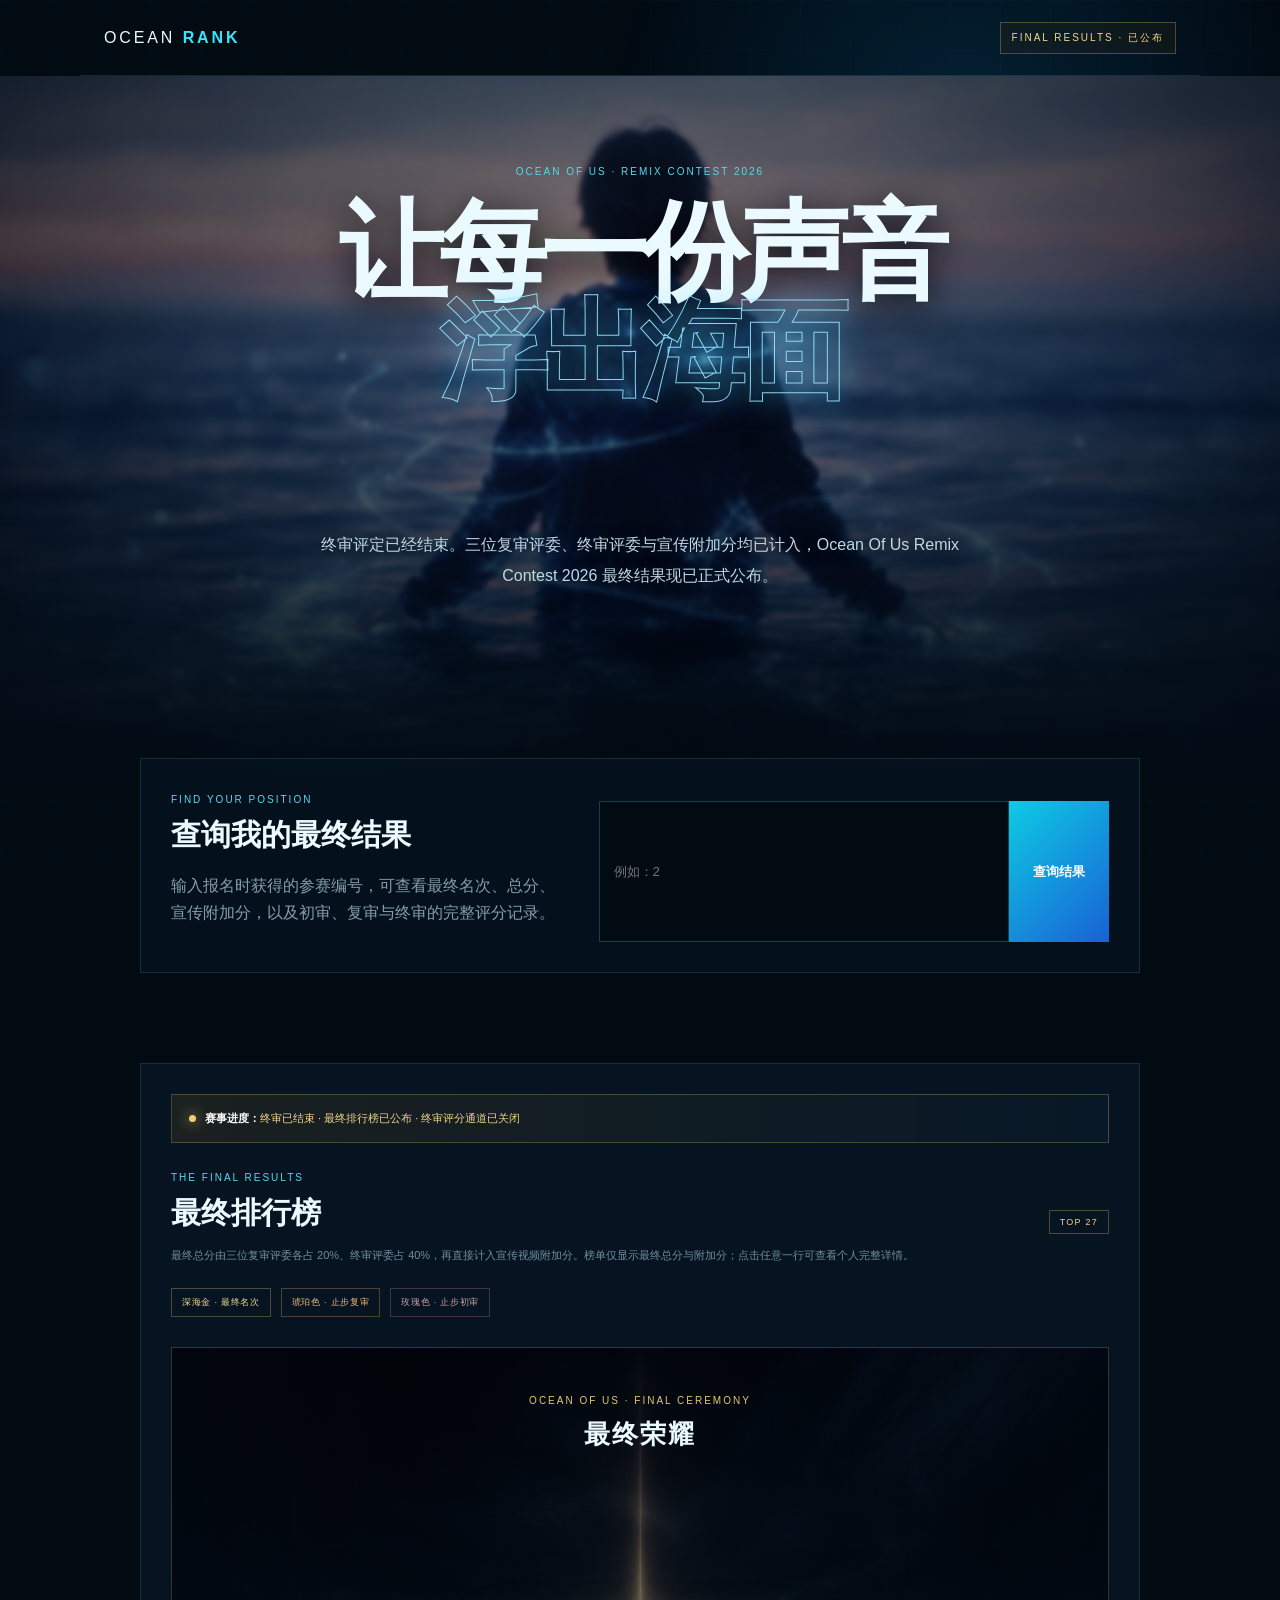
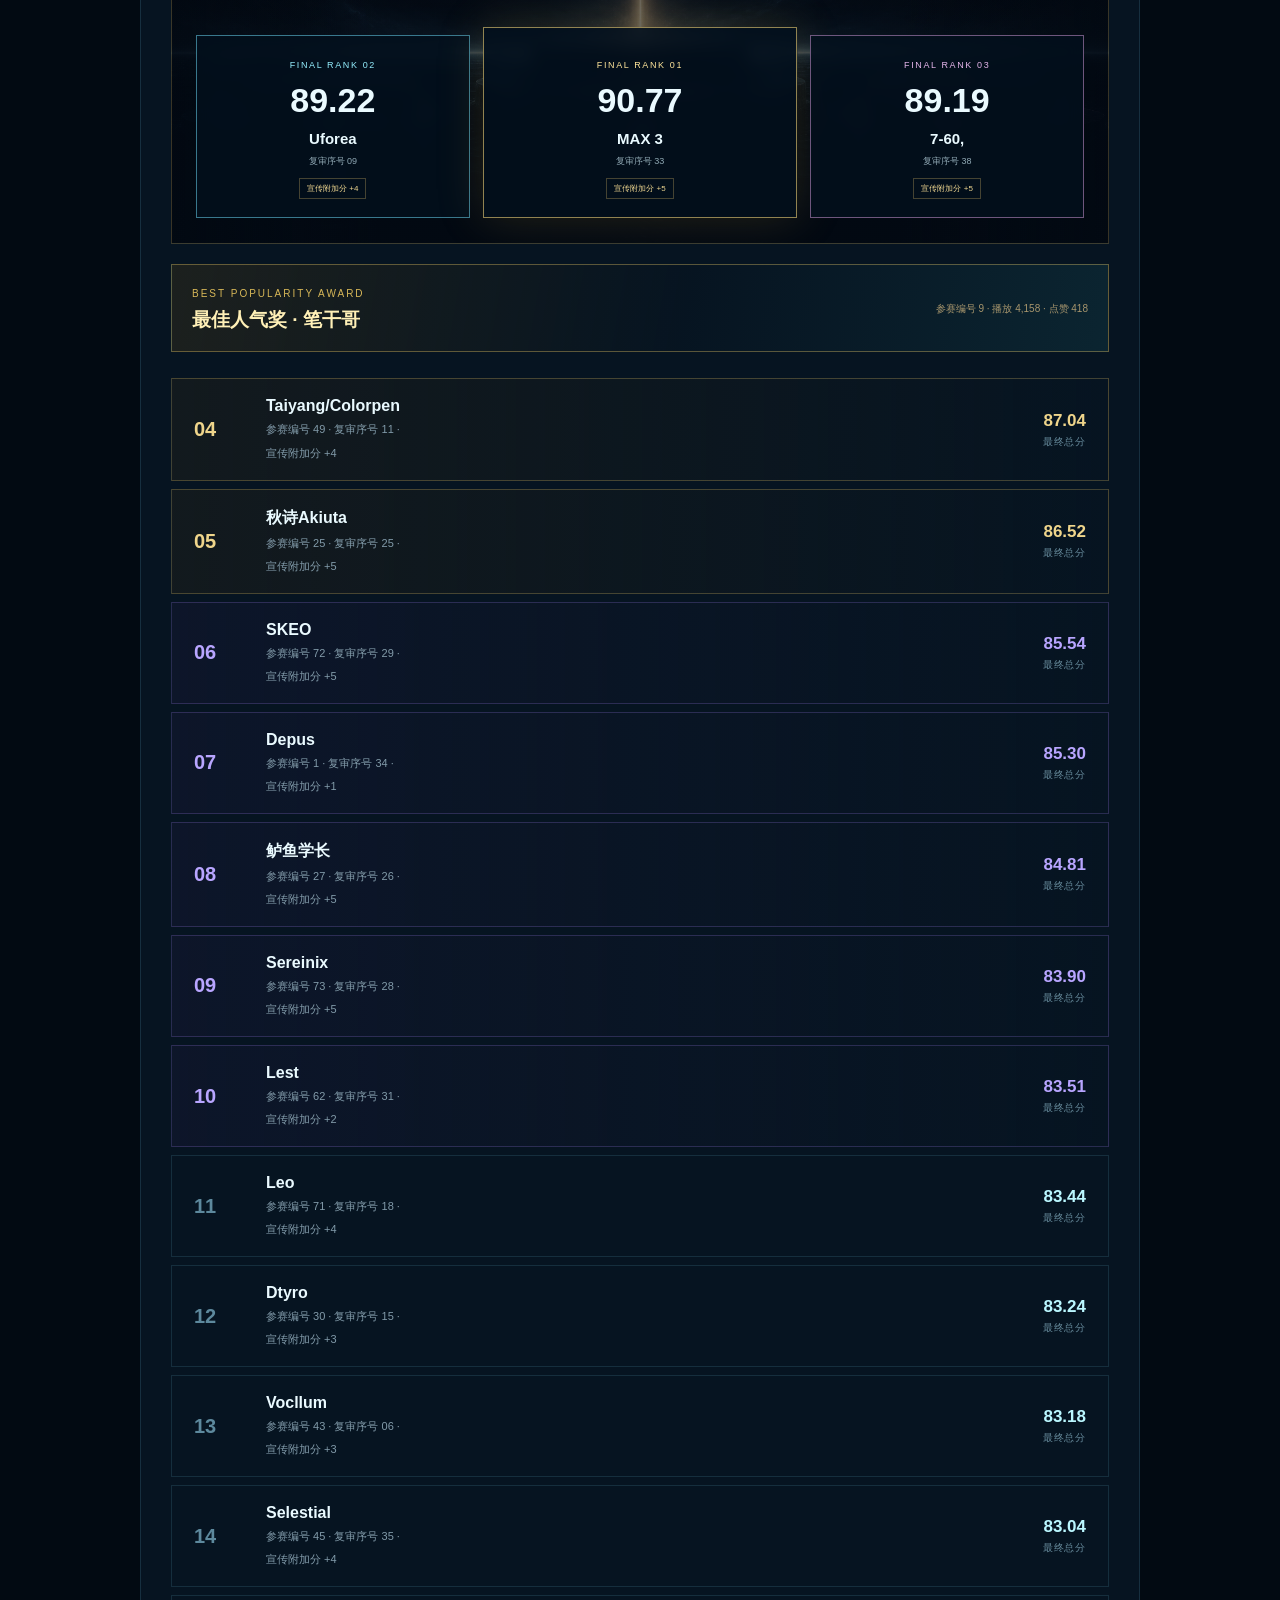
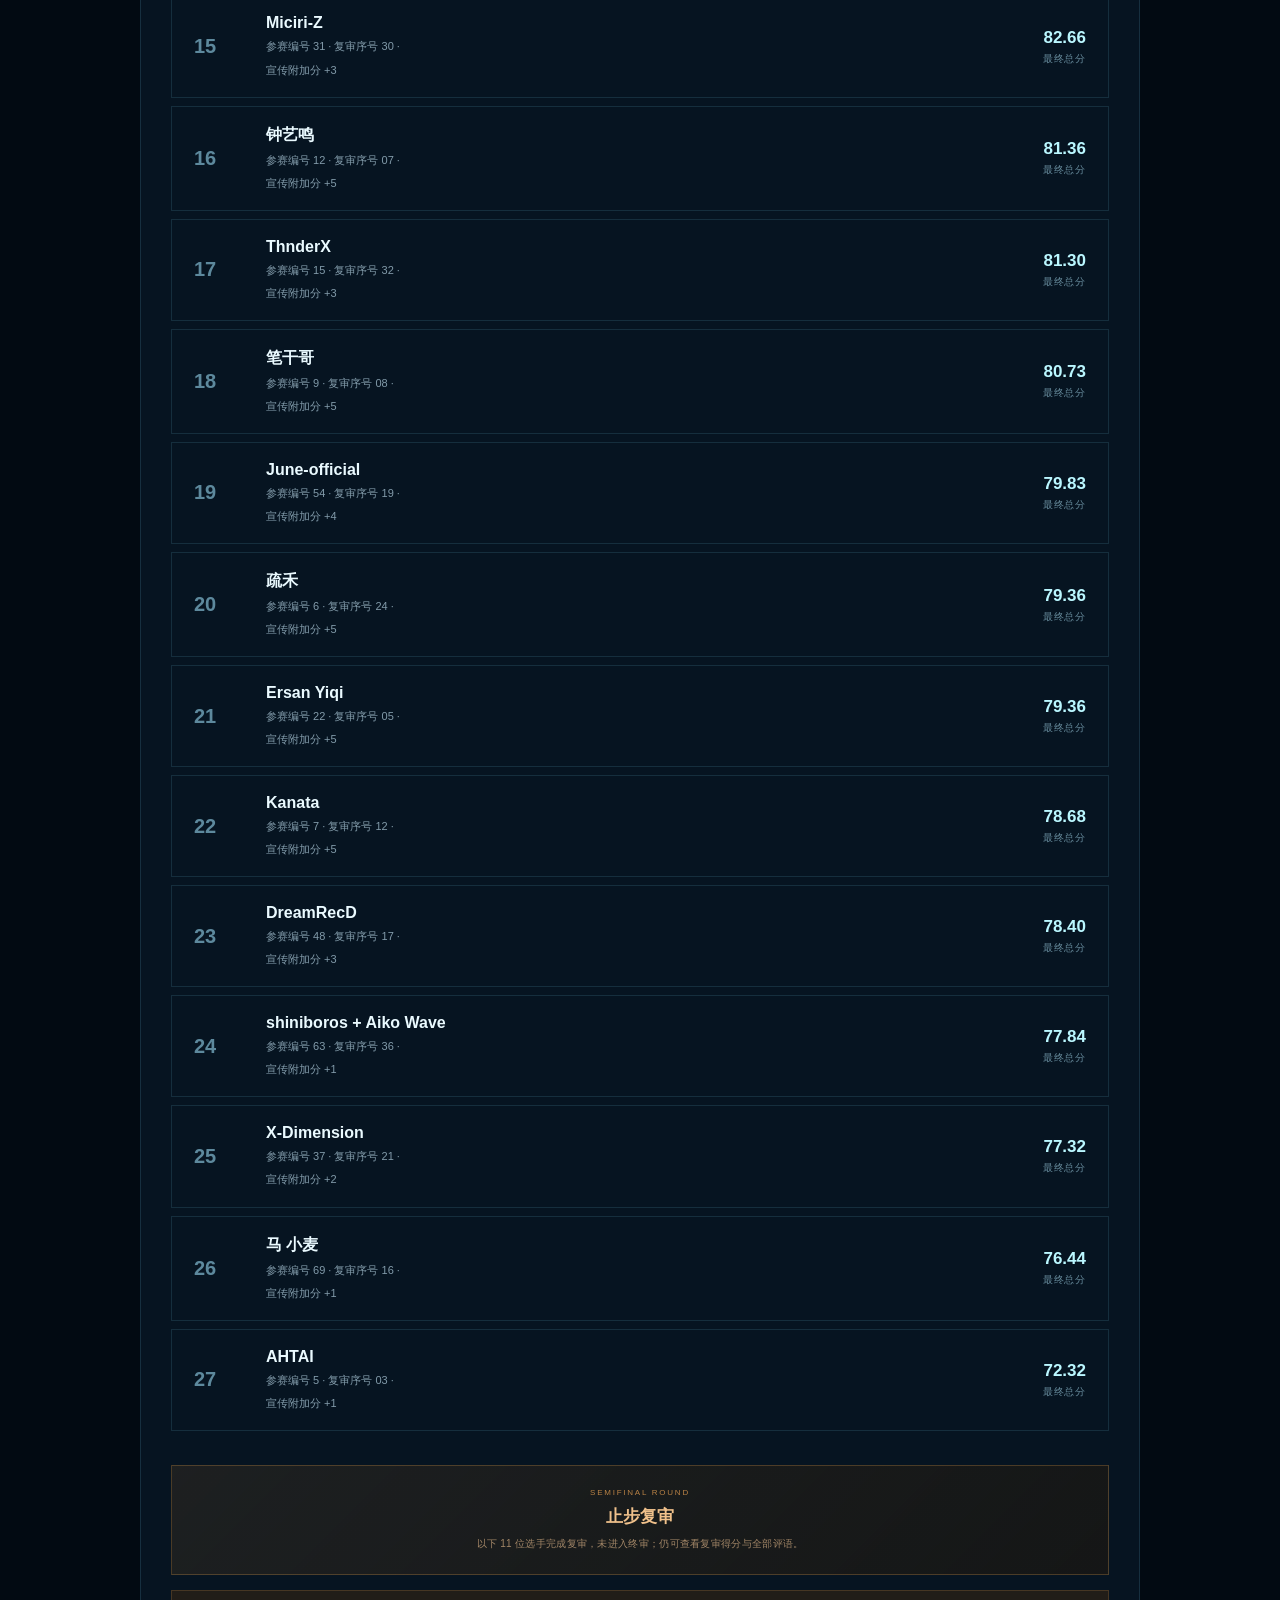
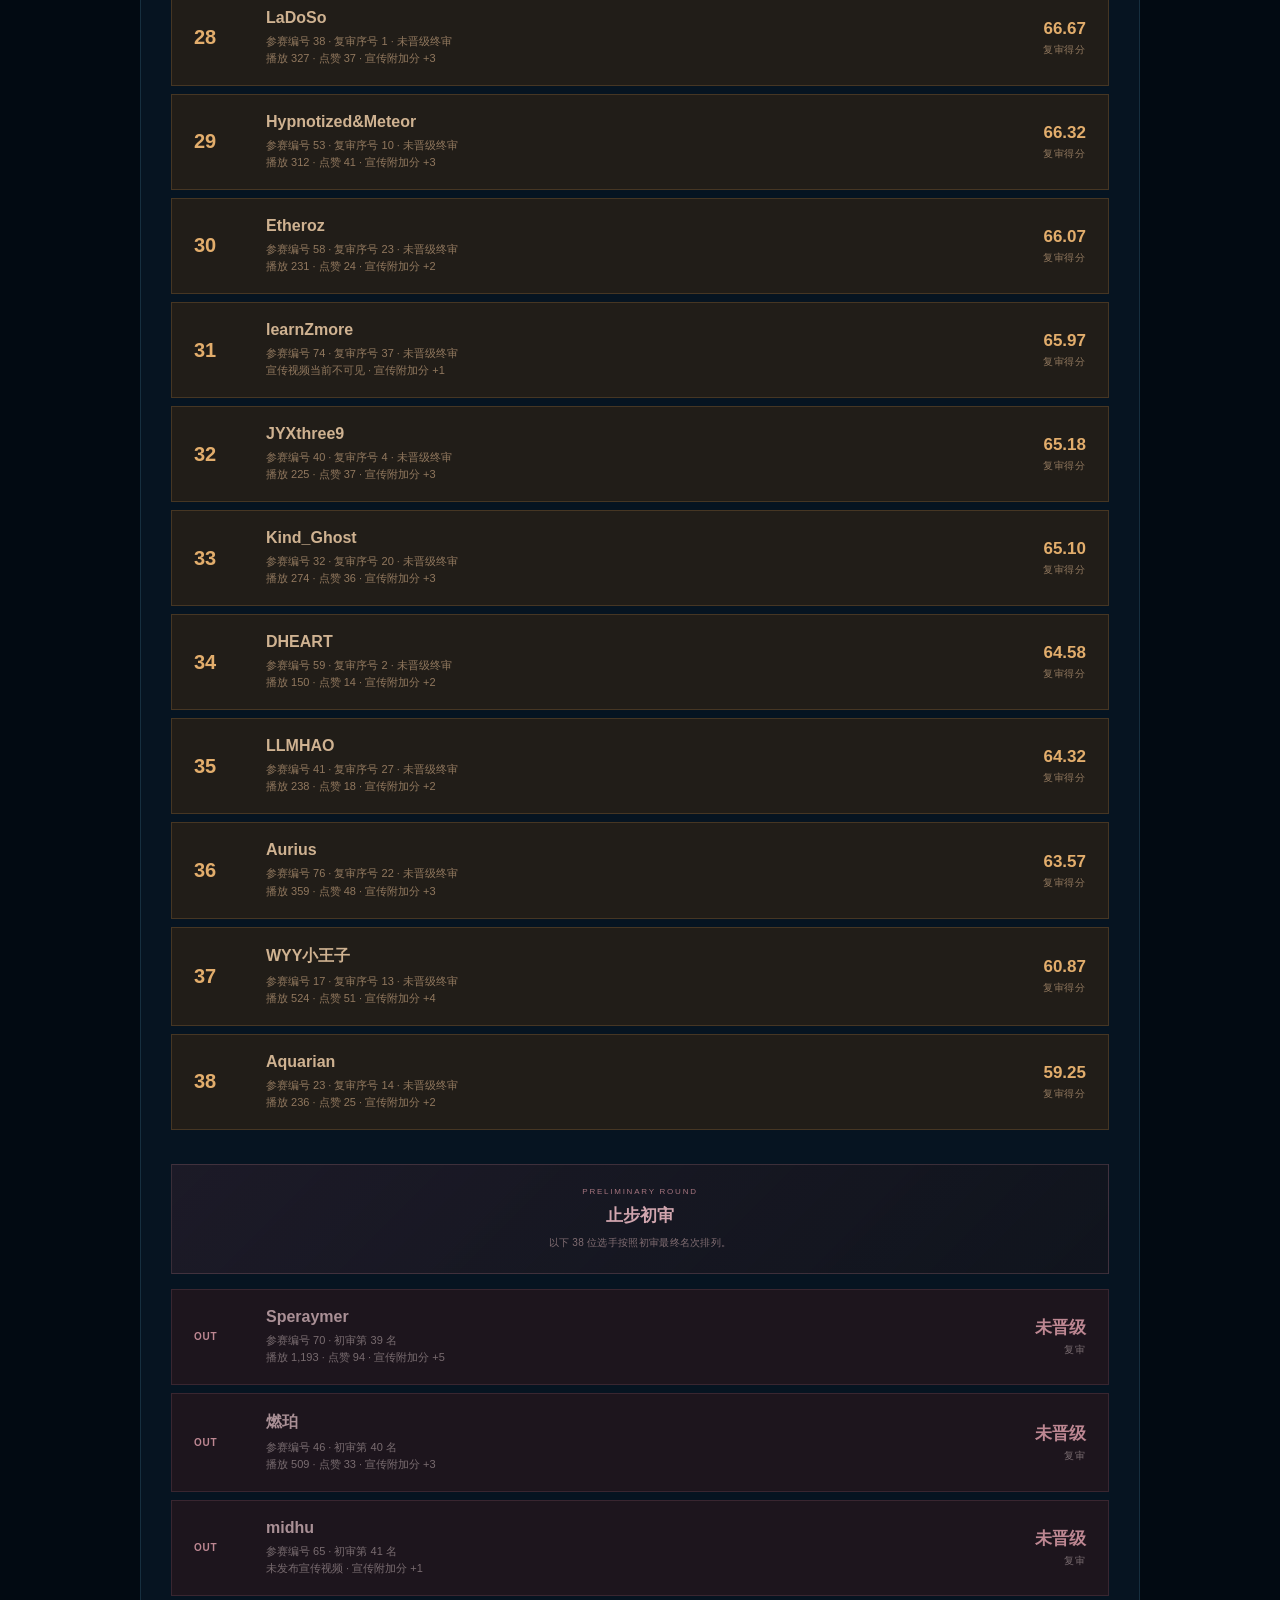
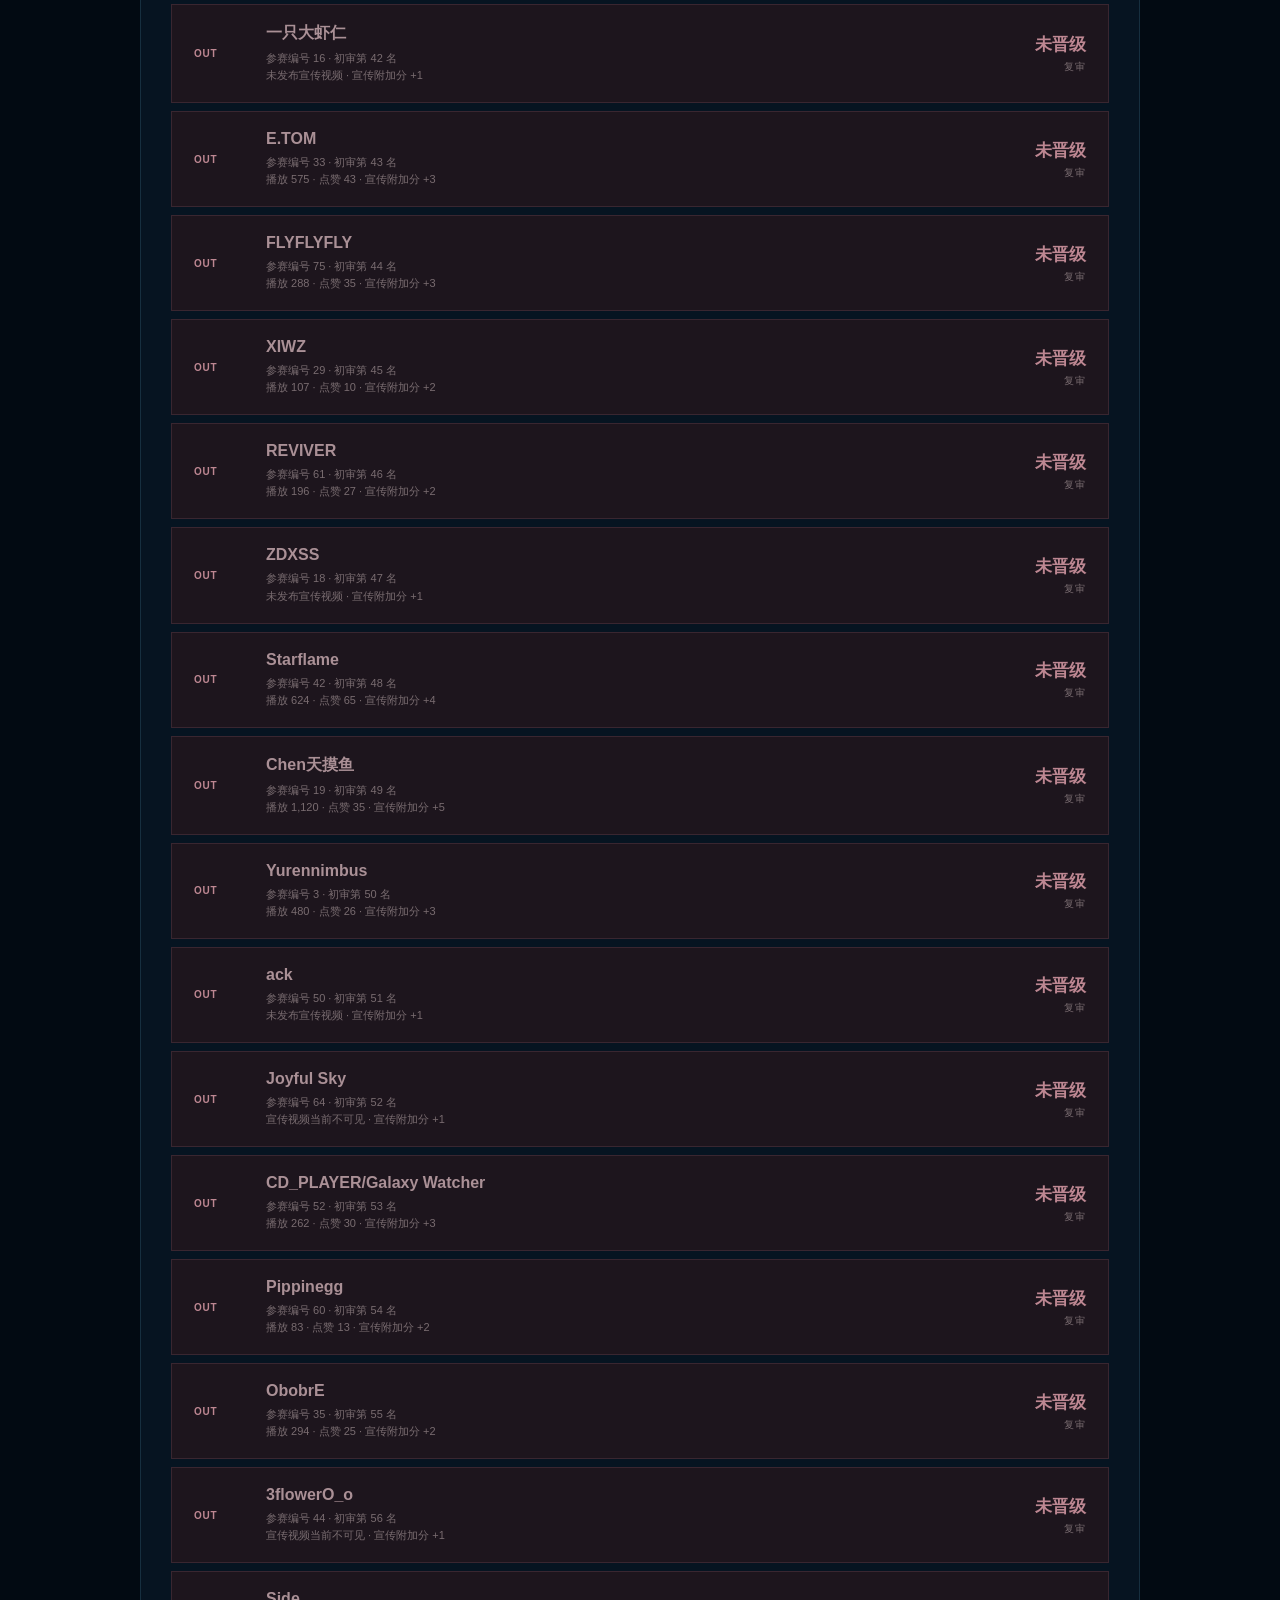
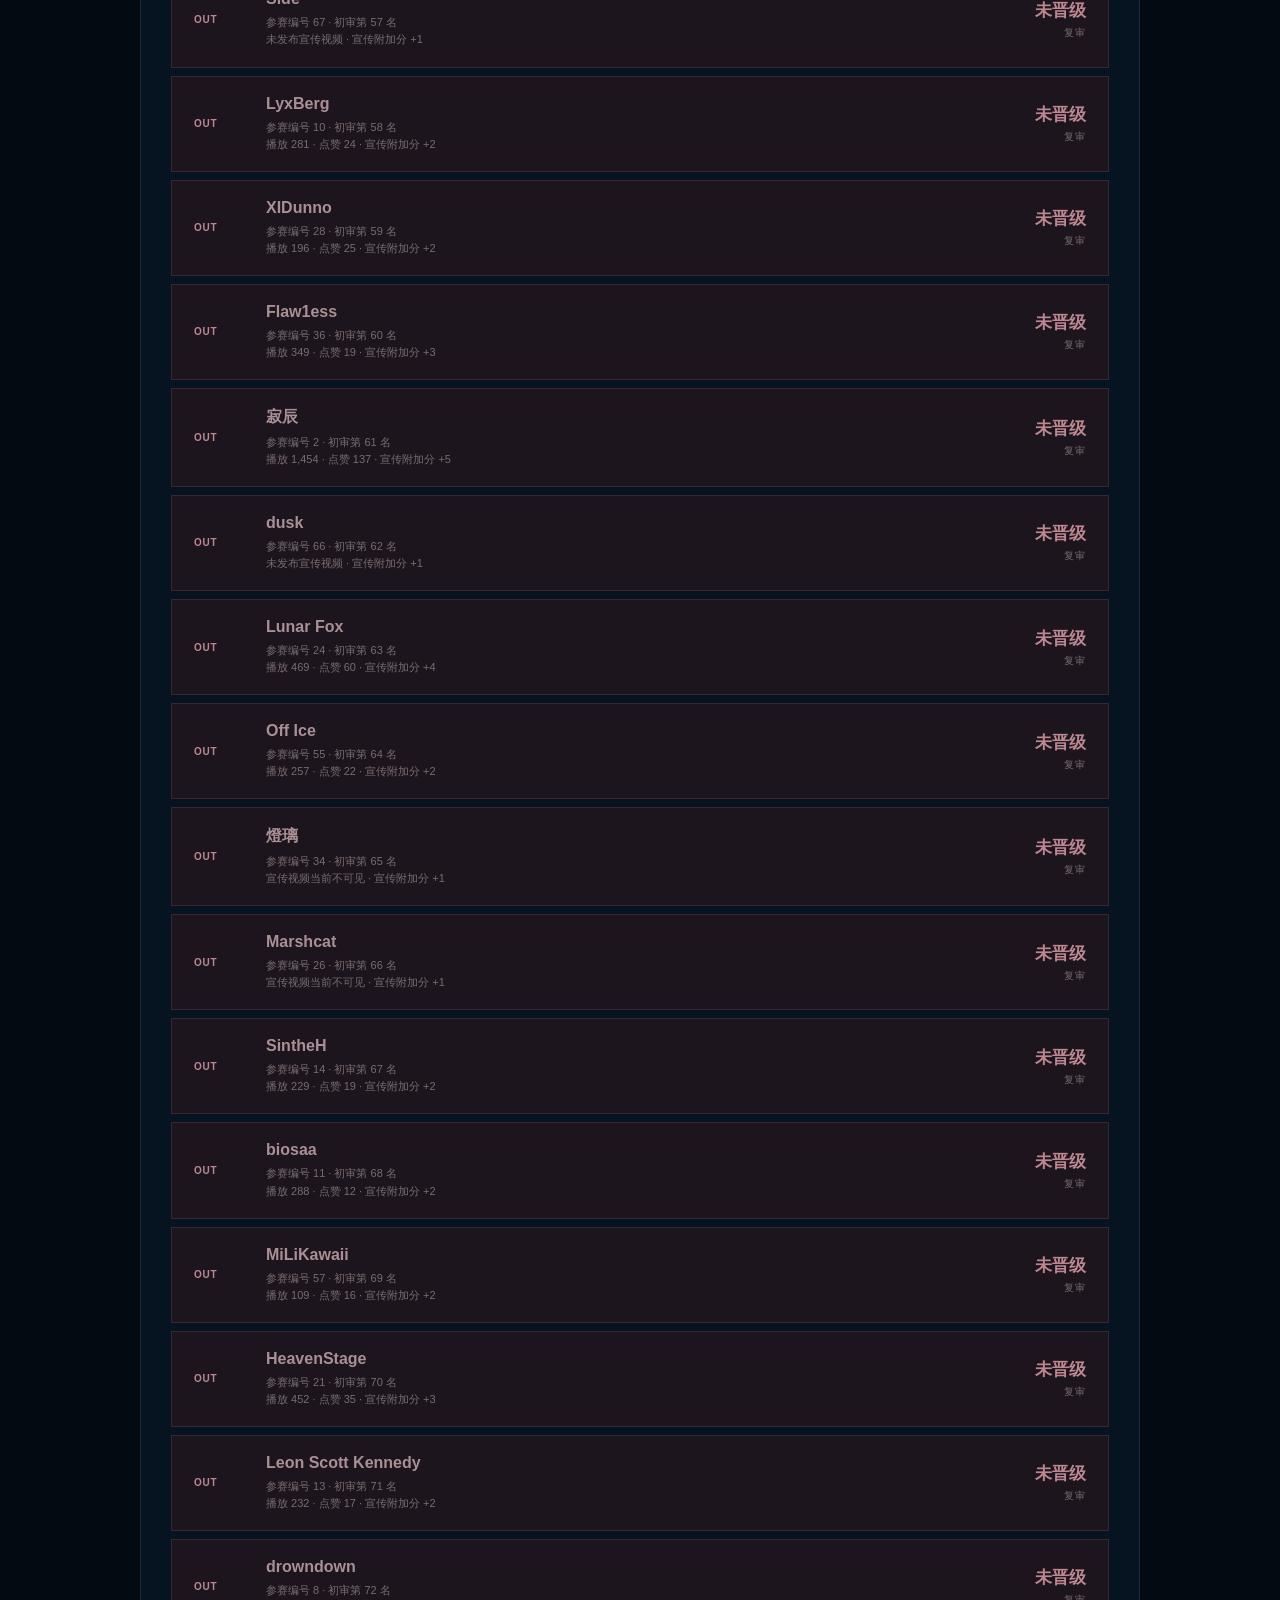
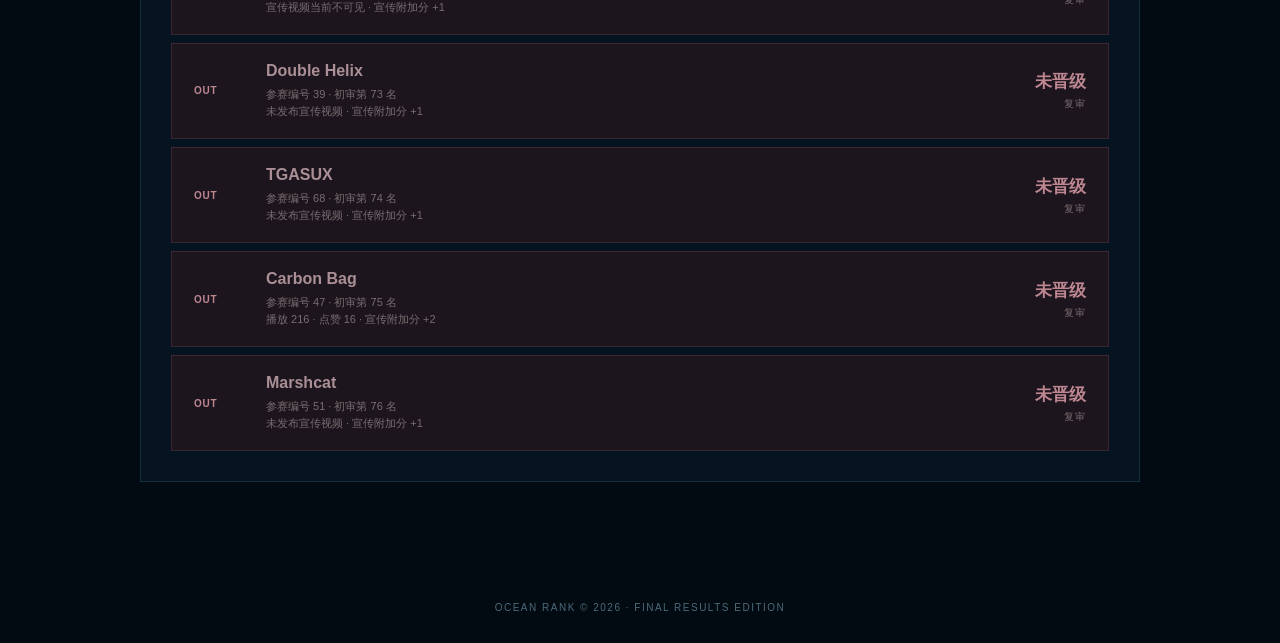
<file: index.html>
<!doctype html>
<html lang="zh-CN">
<head>
  <meta charset="utf-8">
  <meta name="viewport" content="width=device-width,initial-scale=1">
  <meta name="theme-color" content="#020a12">
  <meta name="description" content="Ocean Of Us Remix Contest 2026 最终排行榜">
  <title>Ocean Rank｜最终排行榜</title>
  <style>
    *{box-sizing:border-box}
    html{scroll-behavior:smooth}
    body{margin:0;background:#020a12;color:#eafaff;font-family:Arial,"Microsoft YaHei",sans-serif}
    body:before{content:"";position:fixed;inset:0;pointer-events:none;background:radial-gradient(circle at 75% 14%,#07527a55,transparent 28%),linear-gradient(#06314a18 1px,transparent 1px),linear-gradient(90deg,#06314a18 1px,transparent 1px);background-size:auto,50px 50px,50px 50px}
    nav{height:76px;max-width:1120px;margin:auto;padding:0 24px;display:flex;align-items:center;justify-content:space-between;border-bottom:1px solid #7fdfff22;position:relative;z-index:4}
    .brand{letter-spacing:.18em}.brand b{color:#36e6ff}.badge,small{font-size:10px;letter-spacing:.2em;color:#57d8ec}.badge{padding:8px 11px;border:1px solid #d9bb6852;color:#f3d88e;background:#392b1038}
    .hero{text-align:center;padding:108px 20px 78px;position:relative}.hero h1{font-size:clamp(54px,10vw,108px);letter-spacing:-.07em;line-height:.92;margin:25px 0}.hero h1 span{color:transparent;-webkit-text-stroke:1px #45daf0}.hero p{max-width:640px;margin:auto;color:#c1d8e4;line-height:1.9}
    .query,.ranking{position:relative;max-width:1000px;margin:0 auto 90px;padding:30px;border:1px solid #7fdfff22;background:#071724e8}
    .query{display:grid;grid-template-columns:1fr 1.3fr;gap:35px}.query h2,.ranking h2{font-size:30px;margin:8px 0 12px}.query p{color:#849dad;line-height:1.7}
    .search{display:flex;margin-top:12px}.search input{flex:1;min-width:0;background:#020b12;border:1px solid #6ac7df44;color:white;padding:14px}.search button{border:0;background:linear-gradient(135deg,#0ecbe4,#1961d4);color:white;padding:0 24px;font-weight:bold;cursor:pointer}
    .result{grid-column:1/-1;padding:18px;border:1px solid #36e6ff33;display:none;line-height:1.75}.result a{display:block;color:inherit;text-decoration:none}.result strong{font-size:30px;color:#36e6ff;margin-right:18px}
    .progress-note{display:flex;align-items:center;gap:9px;margin-bottom:24px;padding:14px 17px;border:1px solid #d9bb6847;background:linear-gradient(90deg,#7e5b1b2c,#0a26383d);color:#f0d588;font-size:11px;line-height:1.7}.progress-note b{color:#fff}.pulse{width:7px;height:7px;flex:0 0 auto;border-radius:50%;background:#f0cf70;box-shadow:0 0 14px #f0cf70}
    .ranking-title{display:flex;align-items:end;justify-content:space-between;gap:20px}.ranking-title>span{margin-bottom:12px;padding:6px 10px;border:1px solid #d9bb6855;color:#efd58b;font-size:9px;letter-spacing:.14em}.ranking-help{margin:0;color:#718e9e;font-size:11px;line-height:1.8}
    .legend{display:flex;gap:10px;flex-wrap:wrap;margin:22px 0 5px}.legend span{padding:7px 10px;border:1px solid;font-size:9px;letter-spacing:.08em}.legend .final{border-color:#d9bb6855;color:#f0d891}.legend .semi-out{border-color:#dc9d5155;color:#edbc80}.legend .prelim-out{border-color:#b4778455;color:#d0a0aa}
    .podium-stage{position:relative;margin:30px 0 20px;padding:42px 24px 25px;min-height:470px;border:1px solid #d9bb6840;background:linear-gradient(180deg,#02081238,#020812e8),url("final-podium-bg-v1.png") center/cover no-repeat;overflow:hidden}
    .podium-stage:before{content:"";position:absolute;inset:0;background:linear-gradient(90deg,#02091299,transparent 22%,transparent 78%,#02091299),linear-gradient(180deg,#02091235,transparent 55%,#020912e8);pointer-events:none}
    .ceremony{position:relative;text-align:center}.ceremony small{color:#e5c86f}.ceremony h3{margin:9px 0 0;font-size:26px;letter-spacing:.08em}
    .podium{position:relative;display:grid;grid-template-columns:1fr 1.15fr 1fr;gap:13px;align-items:end;margin-top:175px}.winner-card{min-width:0;padding:22px 12px 18px;text-align:center;border:1px solid;text-decoration:none;color:inherit;background:#03101dd9;backdrop-filter:blur(8px);transition:.2s ease}.winner-card:hover{transform:translateY(-3px)}
    .winner-card.place-1{order:2;padding-top:30px;border-color:#f0d27599;box-shadow:0 0 45px #d8a83e2b}.winner-card.place-2{order:1;border-color:#70e4ff80}.winner-card.place-3{order:3;border-color:#d9a0e080}.winner-rank{font-size:9px;letter-spacing:.18em}.place-1 .winner-rank{color:#ffe59b}.place-2 .winner-rank{color:#95efff}.place-3 .winner-rank{color:#e4b5ea}.winner-card strong{display:block;margin:8px 0 3px;font-size:34px}.winner-card h3{margin:10px 0 7px;font-size:15px;overflow-wrap:anywhere}.winner-card span{display:block;color:#91aab5;font-size:9px;line-height:1.7}.winner-card i{display:inline-block;margin-top:9px;padding:4px 7px;border:1px solid #d7ba6750;color:#f0d891;font-size:8px;font-style:normal}
    .popularity-award{position:relative;margin:0 0 26px;padding:18px 20px;border:1px solid #e3c5655f;background:linear-gradient(100deg,#58411445,#061421e8 55%,#0b2632e8);display:flex;align-items:center;justify-content:space-between;gap:18px}.popularity-award small{color:#d7b758}.popularity-award b{display:block;margin-top:6px;color:#fff0b7;font-size:19px}.popularity-award p{margin:0;color:#a8966d;font-size:10px;line-height:1.7;text-align:right}
    .row{display:grid;grid-template-columns:58px minmax(0,1fr) auto;gap:14px;align-items:center;margin-top:8px;padding:18px 22px;border:1px solid #7fdfff20;background:#061421;text-decoration:none;color:inherit;transition:.2s ease}.row:hover{transform:translateY(-1px)}.rank-number{font-size:20px;font-weight:700;color:#5d899d}.identity{min-width:0}.identity b{display:block;overflow-wrap:anywhere}.identity span{display:block;margin-top:6px;color:#829baa;font-size:11px;line-height:1.55}.row-score{text-align:right}.row-score b{display:block;color:#baf7ff;font-size:17px}.row-score small{display:block;margin-top:4px;color:#668a9b;letter-spacing:.08em}.bonus{color:#efd48a}
    .tier-excellence{border-color:#d7ba6747;background:linear-gradient(90deg,#392a123f,#061421)}.tier-excellence .rank-number,.tier-excellence .row-score b{color:#efd58b}.tier-honour{border-color:#8c72d642;background:linear-gradient(90deg,#241b4538,#061421)}.tier-honour .rank-number,.tier-honour .row-score b{color:#b8a5ff}.tier-finalist:hover{border-color:#36e6ff80;background:#092033}
    .stage-divider{margin:34px 0 15px;padding:22px 20px;border:1px solid;text-align:center}.stage-divider span,.stage-divider b,.stage-divider small{display:block}.stage-divider span{font-size:8px;letter-spacing:.22em}.stage-divider b{margin:8px 0;font-size:17px}.stage-divider small{letter-spacing:.03em;line-height:1.6}.semi-divider{border-color:#dc9d5144;background:linear-gradient(135deg,#6f491f38,#1b1712b3)}.semi-divider span{color:#b98245}.semi-divider b{color:#f0c18b}.semi-divider small{color:#a28667}.prelim-divider{border-color:#b4778440;background:linear-gradient(135deg,#5c2b3742,#14141cb3)}.prelim-divider span{color:#a4747e}.prelim-divider b{color:#d2a6af}.prelim-divider small{color:#816d72}
    .semifinal-out-row{border-color:#dc9d5133;background:#2b2116b8;color:#cfb291}.semifinal-out-row:hover{border-color:#e6aa6066;background:#382818}.semifinal-out-row .rank-number,.semifinal-out-row .row-score b{color:#e2ad6c}.semifinal-out-row .identity span,.semifinal-out-row .row-score small{color:#91785e}.prelim-out-row{border-color:#b477842e;background:#26161db8;color:#aa9096}.prelim-out-row:hover{border-color:#cd8b9961;background:#381d27}.prelim-out-row .rank-number,.prelim-out-row .row-score b{color:#bd8792}.prelim-out-row .identity span,.prelim-out-row .row-score small{color:#796c70}.out-mark{font-size:10px;letter-spacing:.08em}
    .result.is-semifinal-out{border-color:#dc9d5155;background:#61421f38;color:#d8b183}.result.is-semifinal-out strong{color:#e5ad67}.result.is-prelim-out{border-color:#be7e8b59;background:#3a1c266b;color:#bd9ca3}.result.is-prelim-out strong{color:#c28692}
    footer{text-align:center;color:#4c6b7a;padding:30px;font-size:10px;letter-spacing:.15em}
    @media(max-width:650px){
      nav{height:62px;padding:0 16px}.brand{font-size:12px}.badge{font-size:7px;padding:6px 7px}.hero{padding:72px 18px 54px}.hero small{font-size:8px;line-height:1.8}.hero h1{font-size:42px;line-height:1.03;letter-spacing:-.045em;margin:20px 0}.hero h1 span{display:inline-block;margin-top:5px;color:#5ee9ff;-webkit-text-stroke:0;text-shadow:0 0 22px #08bfe755}.hero p{font-size:13px;max-width:315px}
      .query{grid-template-columns:1fr;margin:0 15px 70px;padding:24px 20px;gap:18px}.query h2,.ranking h2{font-size:25px}.query p{font-size:12px}.search{display:grid}.search input,.search button{width:100%;min-height:46px}.search button{margin-top:9px}.result{grid-column:auto;font-size:12px}.result strong{display:block;font-size:27px;margin:0 0 6px}
      .ranking{margin:0 15px 60px;padding:24px 14px}.progress-note{align-items:flex-start;padding:12px;font-size:9px}.pulse{margin-top:4px}.ranking-title{align-items:flex-start}.ranking-title>span{margin-top:4px;margin-bottom:0;white-space:nowrap}.ranking-help{font-size:9px}.legend{gap:6px}.legend span{font-size:8px;padding:6px 7px}
      .podium-stage{min-height:0;padding:27px 10px 15px;background-position:center}.ceremony h3{font-size:20px}.podium{grid-template-columns:repeat(3,minmax(0,1fr));gap:6px;margin-top:120px}.winner-card,.winner-card.place-1{padding:15px 5px}.winner-rank{font-size:6px}.winner-card strong{font-size:24px}.winner-card h3{font-size:9px;line-height:1.35;min-height:25px}.winner-card span{font-size:7px}.winner-card i{font-size:6px;padding:3px 4px}
      .popularity-award{display:block;padding:16px}.popularity-award b{font-size:16px}.popularity-award p{margin-top:9px;text-align:left;font-size:8px}
      .row{grid-template-columns:38px minmax(0,1fr) auto;gap:8px;padding:15px 12px}.rank-number{font-size:15px}.identity b{font-size:12px}.identity span{font-size:9px;line-height:1.45}.row-score b{font-size:13px}.row-score small{font-size:7px}.stage-divider{margin-top:28px;padding:18px 12px}.stage-divider b{font-size:15px}.out-mark{font-size:8px}footer{font-size:8px;padding:25px 12px}
    }
  </style>
  <link rel="stylesheet" href="theme-v5.css?v=5">
</head>
<body>
  <nav>
    <div class="brand">OCEAN <b>RANK</b></div>
    <div class="badge">FINAL RESULTS · 已公布</div>
  </nav>
  <section class="hero">
    <small>OCEAN OF US · REMIX CONTEST 2026</small>
    <h1>让每一份声音<br><span>浮出海面</span></h1>
    <p>终审评定已经结束。三位复审评委、终审评委与宣传附加分均已计入，Ocean Of Us Remix Contest 2026 最终结果现已正式公布。</p>
  </section>
  <section class="query">
    <div><small>FIND YOUR POSITION</small><h2>查询我的最终结果</h2><p>输入报名时获得的参赛编号，可查看最终名次、总分、宣传附加分，以及初审、复审与终审的完整评分记录。</p></div>
    <form class="search" id="searchForm"><input id="participantId" inputmode="numeric" autocomplete="off" placeholder="例如：2" aria-label="参赛编号"><button type="submit">查询结果</button></form>
    <div class="result" id="result" aria-live="polite"></div>
  </section>
  <section class="ranking">
    <div class="progress-note"><span class="pulse"></span><div><b>赛事进度：</b>终审已结束 · 最终排行榜已公布 · 终审评分通道已关闭</div></div>
    <div class="ranking-title"><div><small>THE FINAL RESULTS</small><h2>最终排行榜</h2></div><span>TOP 27</span></div>
    <p class="ranking-help">最终总分由三位复审评委各占 20%、终审评委占 40%，再直接计入宣传视频附加分。榜单仅显示最终总分与附加分；点击任意一行可查看个人完整详情。</p>
    <div class="legend"><span class="final">深海金 · 最终名次</span><span class="semi-out">琥珀色 · 止步复审</span><span class="prelim-out">玫瑰色 · 止步初审</span></div>
    <div class="podium-stage">
      <div class="ceremony"><small>OCEAN OF US · FINAL CEREMONY</small><h3>最终荣耀</h3></div>
      <div class="podium" id="podium"></div>
    </div>
    <div class="popularity-award" id="popularityAward"></div>
    <div id="list"></div>
  </section>
  <footer>OCEAN RANK © 2026 · FINAL RESULTS EDITION</footer>
  <script src="rank-data-v17.js?v=17"></script>
  <script src="promotion-data-v1.js?v=1"></script>
  <script>
    const esc=value=>String(value).replace(/[&<>"']/g,char=>({"&":"&amp;","<":"&lt;",">":"&gt;",'"':"&quot;","'":"&#39;"})[char]);
    const finalists=contestants.filter(item=>item.status==="finalist").sort((a,b)=>a.finalRank-b.finalRank);
    const semifinalOut=contestants.filter(item=>item.status==="semifinal_eliminated").sort((a,b)=>a.rank-b.rank);
    const prelimOut=contestants.filter(item=>item.status==="prelim_eliminated").sort((a,b)=>a.prelimRank-b.prelimRank);
    const detailUrl=item=>`detail.html?id=${item.id}&scores=17`;
    const finalScore=item=>Number(item.finalScore).toFixed(2);
    const semifinalScore=item=>Number(item.total).toFixed(2);
    const promotionById=new Map(promotionSnapshot.contestants.map(item=>[item.participantId,item]));
    const formatCount=value=>Number(value).toLocaleString("zh-CN");
    const promotionLine=item=>{
      const promotion=promotionById.get(item.id);
      if(!promotion)return "宣传数据待核对";
      if(promotion.status==="ok")return `播放 ${formatCount(promotion.views)} · 点赞 ${formatCount(promotion.likes)} · 宣传附加分 +${promotion.bonus}`;
      if(promotion.status==="unavailable")return "宣传视频当前不可见 · 宣传附加分 +1";
      return "未发布宣传视频 · 宣传附加分 +1";
    };
    const bonus=item=>Number(item.promotionBonus??promotionById.get(item.id)?.bonus??0);
    const tierClass=rank=>rank<=5?"tier-excellence":rank<=10?"tier-honour":"tier-finalist";

    document.getElementById("podium").innerHTML=finalists.slice(0,3).map(item=>`
      <a href="${detailUrl(item)}" class="winner-card place-${item.finalRank}">
        <span class="winner-rank">FINAL RANK ${String(item.finalRank).padStart(2,"0")}</span>
        <strong>${finalScore(item)}</strong>
        <h3>${esc(item.name)}</h3>
        <span>复审序号 ${String(item.finalSequence).padStart(2,"0")}</span>
        <i>宣传附加分 +${bonus(item)}</i>
      </a>`).join("");

    const popularity=promotionSnapshot.bestPopularity;
    document.getElementById("popularityAward").innerHTML=`
      <div><small>BEST POPULARITY AWARD</small><b>最佳人气奖 · ${esc(popularity.name)}</b></div>
      <p>参赛编号 ${popularity.participantId} · 播放 ${formatCount(popularity.views)} · 点赞 ${formatCount(popularity.likes)}</p>`;

    const finalistRows=finalists.slice(3).map(item=>`
      <a href="${detailUrl(item)}" class="row ${tierClass(item.finalRank)}">
        <div class="rank-number">${String(item.finalRank).padStart(2,"0")}</div>
        <div class="identity"><b>${esc(item.name)}</b><span>参赛编号 ${item.id} · 复审序号 ${String(item.finalSequence).padStart(2,"0")} · <span class="bonus">宣传附加分 +${bonus(item)}</span></span></div>
        <div class="row-score"><b>${finalScore(item)}</b><small>最终总分</small></div>
      </a>`).join("");

    const semifinalOutRows=semifinalOut.map(item=>`
      <a href="${detailUrl(item)}" class="row semifinal-out-row">
        <div class="rank-number">${String(item.rank).padStart(2,"0")}</div>
        <div class="identity"><b>${esc(item.name)}</b><span>参赛编号 ${item.id} · 复审序号 ${item.finalSequence} · 未晋级终审<br>${promotionLine(item)}</span></div>
        <div class="row-score"><b>${semifinalScore(item)}</b><small>复审得分</small></div>
      </a>`).join("");

    const prelimOutRows=prelimOut.map(item=>`
      <a href="${detailUrl(item)}" class="row prelim-out-row">
        <div class="rank-number out-mark">OUT</div>
        <div class="identity"><b>${esc(item.name)}</b><span>参赛编号 ${item.id} · 初审第 ${item.prelimRank} 名<br>${promotionLine(item)}</span></div>
        <div class="row-score"><b>未晋级</b><small>复审</small></div>
      </a>`).join("");

    document.getElementById("list").innerHTML=finalistRows+`
      <div class="stage-divider semi-divider"><span>SEMIFINAL ROUND</span><b>止步复审</b><small>以下 11 位选手完成复审，未进入终审；仍可查看复审得分与全部评语。</small></div>`+semifinalOutRows+`
      <div class="stage-divider prelim-divider"><span>PRELIMINARY ROUND</span><b>止步初审</b><small>以下 38 位选手按照初审最终名次排列。</small></div>`+prelimOutRows;

    document.getElementById("searchForm").addEventListener("submit",event=>{
      event.preventDefault();
      const input=document.getElementById("participantId");
      const result=document.getElementById("result");
      const item=contestants.find(entry=>entry.id===Number(input.value));
      result.style.display="block";
      result.className="result";
      if(!item){result.innerHTML=`未找到参赛编号 <b>${esc(input.value||"—")}</b>`;return;}
      if(item.status==="semifinal_eliminated")result.classList.add("is-semifinal-out");
      if(item.status==="prelim_eliminated")result.classList.add("is-prelim-out");
      if(item.status==="finalist"){
        result.innerHTML=`<a href="${detailUrl(item)}"><strong>#${item.finalRank}</strong><b>${esc(item.name)}</b> · 参赛编号 ${item.id} · 最终总分 ${finalScore(item)} · 宣传附加分 +${bonus(item)}<br><small>点击查看完整评分与七位评委记录 →</small></a>`;
      }else if(item.status==="semifinal_eliminated"){
        result.innerHTML=`<a href="${detailUrl(item)}"><strong>#${item.rank}</strong><b>${esc(item.name)}</b> · 参赛编号 ${item.id} · 复审 ${semifinalScore(item)} 分 · 未晋级终审<br><small>点击查看各项得分、宣传数据与评委评语 →</small></a>`;
      }else{
        result.innerHTML=`<a href="${detailUrl(item)}"><strong>OUT</strong><b>${esc(item.name)}</b> · 参赛编号 ${item.id} · 初审第 ${item.prelimRank} 名 · 未晋级复审<br><small>点击查看宣传数据与评委评语 →</small></a>`;
      }
    });
  </script>
</body>
</html>
</file>
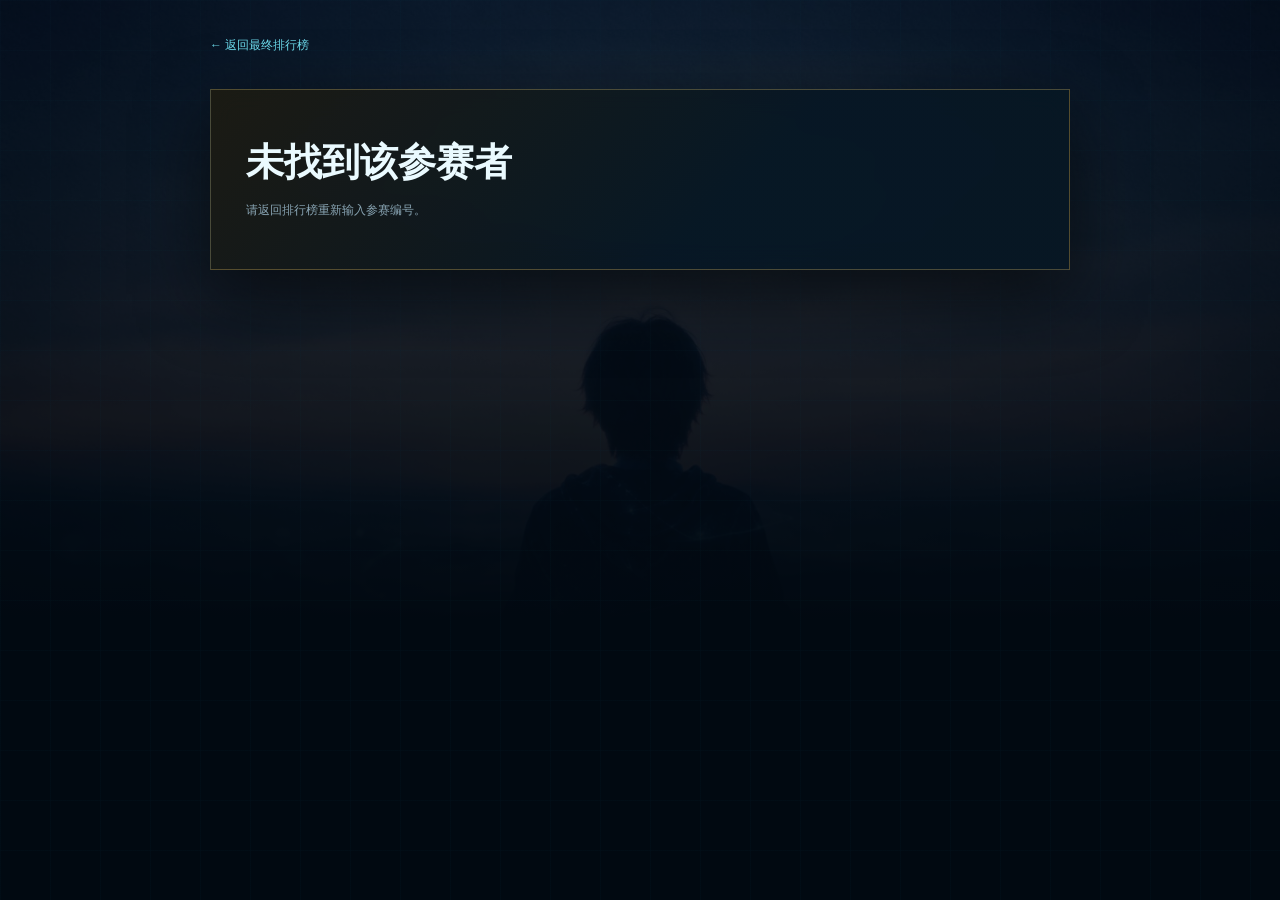
<file: detail.html>
<!doctype html>
<html lang="zh-CN">
<head>
  <meta charset="utf-8">
  <meta name="viewport" content="width=device-width,initial-scale=1">
  <meta name="theme-color" content="#020a12">
  <title>评审详情｜Ocean Rank</title>
  <style>
    *{box-sizing:border-box}
    body{margin:0;min-height:100vh;background:#020a12;color:#eafaff;font-family:Arial,"Microsoft YaHei",sans-serif}
    body:before{content:"";position:fixed;inset:0;pointer-events:none;background:linear-gradient(180deg,#020a1255,#020a12 620px),url("album-cover-v5.jpg") center top/cover no-repeat;opacity:.35}
    body:after{content:"";position:fixed;inset:0;pointer-events:none;background:linear-gradient(#06314a14 1px,transparent 1px),linear-gradient(90deg,#06314a14 1px,transparent 1px);background-size:50px 50px}
    .wrap{position:relative;z-index:1;width:min(860px,calc(100% - 30px));margin:auto;padding:35px 0 70px}.back{display:inline-block;color:#6cdaeb;text-decoration:none;font-size:12px}
    .head{margin:35px 0 18px;padding:35px;border:1px solid #d9bb6850;background:linear-gradient(135deg,#1d1b12e8,#071724e8 60%);box-shadow:0 24px 70px #0008;backdrop-filter:blur(12px)}.eyebrow{font-size:9px;letter-spacing:.2em;color:#e5c86f}.head h1{font-size:38px;margin:12px 0 5px;overflow-wrap:anywhere}.meta{color:#89a5b4;font-size:12px;line-height:1.8}.rank{display:flex;justify-content:space-between;align-items:end;margin-top:28px}.rank strong{display:block;font-size:64px;color:#f0d275;line-height:.9}.total{text-align:right}.total b{display:block;font-size:32px}.total small,.rank small{color:#7994a4}
    .status-line{margin:0 0 18px;padding:14px 18px;border:1px solid #d9bb6848;background:#59451632;color:#efd98e;font-size:11px;line-height:1.7}.status-line b{color:white}
    .summary{display:grid;grid-template-columns:repeat(3,1fr);gap:10px;margin-bottom:18px}.summary-card{padding:18px;border:1px solid #7fdfff22;background:#061421e8}.summary-card span{display:block;color:#829baa;font-size:9px}.summary-card b{display:block;margin-top:8px;font-size:22px}.summary-card.bonus b{color:#f0d275}
    .scores{display:grid;grid-template-columns:1fr 1fr;gap:12px}.score{border:1px solid #7fdfff22;background:#061421e8;padding:22px}.score span{font-size:12px;color:#8ba5b3}.score strong{display:block;font-size:32px;margin:10px 0}.score small{color:#58cfe2}.formula{margin-top:18px;border:1px solid #36e6ff22;padding:18px;color:#7895a5;font-size:11px;line-height:1.8;background:#061421d9}
    .status-card{margin-top:18px;border:1px solid;padding:28px;font-size:11px;line-height:1.8}.status-card h2{margin:0 0 12px;font-size:23px}.status-card strong{color:#fff}.status-card p{margin:8px 0 0}
    .promotion{margin-top:18px;padding:27px;border:1px solid #d8bc6940;background:linear-gradient(135deg,#17180fe8,#061421ed 58%,#0b2632e8)}.promotion-head{display:flex;align-items:flex-start;justify-content:space-between;gap:18px;margin-bottom:18px}.promotion-head small{font-size:8px;letter-spacing:.2em;color:#c8aa5d}.promotion-head h2{margin:7px 0 0;font-size:24px}.promotion-state{padding:6px 9px;border:1px solid #d8bc6955;color:#e5ca7d;font-size:9px;white-space:nowrap}.popularity-winner{margin-bottom:16px;padding:14px 16px;border:1px solid #f0d37b66;background:linear-gradient(90deg,#8e6a2038,transparent);color:#ffe7a2;font-size:11px;letter-spacing:.08em}.promotion-grid{display:grid;grid-template-columns:repeat(3,1fr);gap:9px}.promotion-metric{padding:15px;border:1px solid #98ddea22;background:#030d15a8}.promotion-metric span{display:block;color:#7d969f;font-size:9px}.promotion-metric strong{display:block;margin-top:7px;color:#fff3bd;font-size:25px}.promotion-link{display:inline-block;margin-top:14px;color:#8cecff;font-size:10px;text-decoration:none}.promotion-link:hover{text-decoration:underline}.promotion-note{margin:13px 0 0;color:#81949c;font-size:9px;line-height:1.7}.promotion-rules{margin-top:16px;padding-top:14px;border-top:1px solid #d8bc6928;color:#8d9aa0;font-size:9px;line-height:1.8}.promotion-rules b{color:#d8c486}.promotion-rules span{display:inline-block;margin-right:12px}
    .reviews{margin-top:36px}.reviews-head{margin-bottom:18px}.reviews-head h2{margin:8px 0 10px;font-size:28px}.reviews-head p{margin:0;color:#7d99a8;font-size:11px;line-height:1.8}.review-grid{display:grid;gap:12px}.review{position:relative;padding:22px;border:1px solid #7fdfff22;background:#061421e8;overflow:hidden}.review:before{content:"";position:absolute;inset:0;background:linear-gradient(120deg,#36e6ff0b,transparent 50%);pointer-events:none}.review.final{border-color:#d9bb6844;background:linear-gradient(120deg,#5b461528,#061421e8 48%)}.review-top{position:relative;display:flex;align-items:center;justify-content:space-between;gap:12px;margin-bottom:12px}.review-title{font-size:13px;color:#b9f5ff}.review.final .review-title{color:#f2db96}.stage{padding:5px 7px;border:1px solid #36e6ff38;color:#68d8e9;font-size:8px;letter-spacing:.12em;white-space:nowrap}.review.final .stage{border-color:#d9bb6855;color:#e9cb75}.review-scores{position:relative;display:flex;flex-wrap:wrap;gap:7px;margin:-2px 0 13px}.review-scores span{padding:5px 7px;border:1px solid #64ddef24;background:#03111b;color:#789aa8;font-size:8px}.review-scores b{color:#d8f8ff;font-weight:600}.review p{position:relative;margin:0;color:#bdd0d8;font-size:12px;line-height:1.9;white-space:pre-wrap;overflow-wrap:anywhere}.review.empty p,.review.not-applicable p{color:#617c89;font-style:italic}.review.trial{border-style:dashed}.review.trial .stage{color:#bca57d;border-color:#bca57d55}.trial-note{position:relative;margin-top:11px;color:#8b7960;font-size:9px;line-height:1.6}
    body.semifinal-out .head{border-color:#dc9d5145;background:#211b13e8}body.semifinal-out .eyebrow,body.semifinal-out .rank strong{color:#e0a95f}body.semifinal-out .status-line{border-color:#dc9d5145;background:#5b3e2038;color:#e2ba87}body.semifinal-out .status-card{border-color:#dc9d5144;background:#2b2116cc;color:#cbb08f}body.semifinal-out .status-card h2{color:#efbf85}
    body.prelim-out .head{border-color:#b477843d;background:#21141be8}body.prelim-out .eyebrow,body.prelim-out .rank strong{color:#c98e9a}body.prelim-out .status-card{border-color:#b4778444;background:#2b1720cc;color:#caaeb4}body.prelim-out .status-card h2{color:#e2bbc3}
    @media(max-width:560px){.wrap{padding-top:24px}.head{padding:25px 20px;margin-top:24px}.head h1{font-size:28px}.rank strong{font-size:50px}.total b{font-size:26px}.summary{grid-template-columns:1fr}.scores{grid-template-columns:1fr}.meta{font-size:11px}.promotion{padding:22px 16px}.promotion-head{display:block}.promotion-state{display:inline-block;margin-top:12px}.promotion-grid{grid-template-columns:repeat(3,minmax(0,1fr));gap:6px}.promotion-metric{padding:12px 8px}.promotion-metric strong{font-size:20px}.review{padding:18px 16px}.review-top{align-items:flex-start}.review-title{font-size:12px}.reviews-head h2{font-size:24px}}
  </style>
</head>
<body>
  <main class="wrap">
    <a class="back" href="./">← 返回最终排行榜</a>
    <section class="head" id="profile">
      <div class="eyebrow" id="eyebrow">FINAL SCORE REPORT</div>
      <h1 id="personName">评审详情</h1>
      <div class="meta" id="meta"></div>
      <div class="rank">
        <div><small id="rankLabel">最终排名</small><strong id="personRank"></strong></div>
        <div class="total" id="totalBox"><small id="totalLabel">最终总分</small><b id="total">0.00</b></div>
      </div>
    </section>
    <div class="status-line" id="statusLine"></div>
    <section class="summary" id="summary"></section>
    <section class="scores" id="scores"></section>
    <div class="formula" id="formula"></div>
    <div class="status-card" id="statusCard" hidden></div>
    <section class="promotion" id="promotion"></section>
    <section class="reviews" id="reviewsSection" hidden>
      <div class="reviews-head"><small>ALL JUDGES' NOTES</small><h2>七位评委的评分与文字评价</h2><p>依次列出三位初审评委、三位复审评委与一位终审评委的原始记录；未填写文字评价或未参与相应轮次的情况均会明确标注。</p></div>
      <div class="review-grid" id="reviewGrid"></div>
    </section>
  </main>
  <script src="data.js?v=17"></script>
  <script src="promotion-data-v1.js?v=1"></script>
  <script>
    const id=Number(new URLSearchParams(location.search).get("id"));
    const item=contestants.find(entry=>entry.id===id);
    const esc=value=>String(value).replace(/[&<>"']/g,char=>({"&":"&amp;","<":"&lt;",">":"&gt;",'"':"&quot;","'":"&#39;"})[char]);
    const number=value=>Number(value).toFixed(2);
    const promotionById=new Map(promotionSnapshot.contestants.map(entry=>[entry.participantId,entry]));
    const formatCount=value=>Number(value).toLocaleString("zh-CN");
    const dimensions=[["编曲创意度","creativity","25%"],["结构完整度","structure","15%"],["作曲音乐性","musicality","25%"],["混母制作质量","production","35%"]];

    function renderPromotion(contestant){
      const promotion=promotionById.get(contestant.id);
      const section=document.getElementById("promotion");
      if(!promotion){section.hidden=true;return;}
      const visible=promotion.status==="ok";
      const stateText=visible?"数据已统计":promotion.status==="unavailable"?"视频当前不可见":"未发布宣传视频";
      const link=promotion.videoUrl?`<a class="promotion-link" href="${esc(promotion.videoUrl)}" target="_blank" rel="noopener noreferrer">${visible?"查看宣传视频":"查看原提交链接"} →</a>`:"";
      const note=visible
        ?`数据统计于 ${new Date(promotionSnapshot.capturedAt).toLocaleString("zh-CN")}；播放量与点赞量之后仍可能变化。`
        :promotion.status==="unavailable"?"提交的链接当前返回稿件不可见，无法取得可验证数据，因此按无可用宣传视频计 1 分。":"名单中未填写宣传视频链接，按规则计 1 分。";
      const resultNote=contestant.status==="finalist"?"该宣传附加分已直接计入最终总分。":"该作品未进入终审，附加分未用于生成正式最终名次。";
      section.innerHTML=`<div class="promotion-head"><div><small>PROMOTION BONUS</small><h2>宣传视频与附加分</h2></div><span class="promotion-state">${stateText}</span></div>${promotion.isPopularityWinner?"<div class='popularity-winner'>BEST POPULARITY AWARD · 最佳人气奖</div>":""}<div class="promotion-grid"><div class="promotion-metric"><span>播放量</span><strong>${visible?formatCount(promotion.views):"—"}</strong></div><div class="promotion-metric"><span>点赞量</span><strong>${visible?formatCount(promotion.likes):"—"}</strong></div><div class="promotion-metric"><span>宣传附加分</span><strong>+${promotion.bonus}</strong></div></div>${link}<p class="promotion-note">${note}<br>${resultNote}</p><div class="promotion-rules"><b>换算规则：</b> <span>无可用视频 1 分</span><span>播放＜300 且点赞＜30：2 分</span><span>播放≥300 或点赞≥30：3 分</span><span>播放≥600 或点赞≥50：4 分</span><span>播放＞1000 或点赞＞100：5 分</span></div>`;
    }

    function renderReviews(reviews){
      const section=document.getElementById("reviewsSection");
      const grid=document.getElementById("reviewGrid");
      section.hidden=false;
      grid.innerHTML=reviews.map(review=>{
        let text=review.comment;
        if(review.state==="not_applicable") text=review.stage==="final"?"该作品未进入终审，本轮无评分与评语。":"该作品未进入复审，本轮无评分与评语。";
        else if(!text) text="该评委未填写文字评价。";
        const stage=review.stage==="preliminary"?"初审":review.stage==="semifinal"?"复审":"终审";
        const trial=review.state==="trial"?"<div class='trial-note'>本条为额外试评内容，不计入参赛排名或正式成绩。</div>":"";
        const scoreLine=review.scores?`<div class="review-scores"><span>综合 <b>${number(review.total)}</b></span><span>创意 <b>${number(review.scores.creativity)}</b></span><span>结构 <b>${number(review.scores.structure)}</b></span><span>音乐性 <b>${number(review.scores.musicality)}</b></span><span>制作 <b>${number(review.scores.production)}</b></span></div>`:"";
        return `<article class="review ${review.state} ${review.stage}"><div class="review-top"><b class="review-title">${esc(review.title)}</b><span class="stage">${stage}</span></div>${scoreLine}<p>${esc(text)}</p>${trial}</article>`;
      }).join("");
    }

    function renderDimensionScores(values){
      document.getElementById("scores").innerHTML=dimensions.map(([name,key,weight])=>`<article class="score"><span>${name}</span><strong>${number(values[key])}</strong><small>权重 ${weight}</small></article>`).join("");
    }

    if(!item){
      document.getElementById("profile").innerHTML="<h1>未找到该参赛者</h1><p class='meta'>请返回排行榜重新输入参赛编号。</p>";
      document.getElementById("statusLine").hidden=true;
      document.getElementById("formula").hidden=true;
      document.getElementById("promotion").hidden=true;
    }else{
      document.title=`${item.name}｜评审详情`;
      document.getElementById("personName").textContent=item.name;
      renderPromotion(item);
      renderReviews(item.reviews||[]);

      if(item.status==="finalist"){
        document.getElementById("meta").textContent=`参赛编号 ${item.id} · 复审序号 ${String(item.finalSequence).padStart(2,"0")} · 初审第 ${item.prelimRank} 名 · 复审第 ${item.rank} 名`;
        document.getElementById("personRank").textContent=`#${item.finalRank}`;
        document.getElementById("total").textContent=number(item.finalScore);
        document.getElementById("statusLine").innerHTML="<b>终审完成</b> · 已计入三位复审评委、终审评委与宣传附加分";
        document.getElementById("summary").innerHTML=`
          <article class="summary-card"><span>复审最终排名</span><b>#${item.rank}</b></article>
          <article class="summary-card"><span>终审评委综合分</span><b>${number(item.finalJudgeTotal)}</b></article>
          <article class="summary-card bonus"><span>宣传附加分</span><b>+${item.promotionBonus}</b></article>`;
        renderDimensionScores(item.finalScores);
        document.getElementById("formula").innerHTML="终审评委综合分 = 编曲创意度 × 25% + 结构完整度 × 15% + 作曲音乐性 × 25% + 混母制作质量 × 35%；<br>最终总分 = 复审评委 1 × 20% + 复审评委 2 × 20% + 复审评委 3 × 20% + 终审评委 × 40% + 宣传视频附加分。";
      }else if(item.status==="semifinal_eliminated"){
        document.body.classList.add("semifinal-out");
        document.getElementById("eyebrow").textContent="SEMIFINAL SCORE REPORT";
        document.getElementById("rankLabel").textContent="复审最终排名";
        document.getElementById("totalLabel").textContent="复审最终得分";
        document.getElementById("meta").textContent=`参赛编号 ${item.id} · 复审序号 ${item.finalSequence} · 初审第 ${item.prelimRank} 名`;
        document.getElementById("personRank").textContent=`#${item.rank}`;
        document.getElementById("total").textContent=number(item.total);
        document.getElementById("statusLine").innerHTML="<b>止步复审</b> · 已完成复审评定，未进入终审";
        document.getElementById("summary").hidden=true;
        renderDimensionScores(item);
        document.getElementById("formula").textContent="复审得分 = 编曲创意度 × 25% + 结构完整度 × 15% + 作曲音乐性 × 25% + 混母制作质量 × 35%；页面显示三位复审评委的平均成绩。";
        const card=document.getElementById("statusCard");
        card.hidden=false;
        card.innerHTML=`<h2>未晋级终审</h2><p>该作品复审最终排名为 <strong>第 ${item.rank} 名</strong>，复审最终得分为 <strong>${number(item.total)} 分</strong>。</p>`;
      }else{
        document.body.classList.add("prelim-out");
        document.getElementById("eyebrow").textContent="PRELIMINARY ROUND RESULT";
        document.getElementById("meta").textContent=`参赛编号 ${item.id} · 初审序号 ${item.sequence}`;
        document.getElementById("rankLabel").textContent="初审最终排名";
        document.getElementById("personRank").textContent=`#${item.prelimRank}`;
        document.getElementById("totalBox").hidden=true;
        document.getElementById("statusLine").hidden=true;
        document.getElementById("summary").hidden=true;
        document.getElementById("scores").hidden=true;
        document.getElementById("formula").hidden=true;
        const card=document.getElementById("statusCard");
        card.hidden=false;
        card.innerHTML=`<h2>止步初审</h2><p>该作品初审最终排名为 <strong>第 ${item.prelimRank} 名</strong>，未进入正式复审排名。下方仍保留七位评委评价位置，未参与的轮次会标注为无评分与评语。</p>`;
      }
    }
  </script>
</body>
</html>
</file>
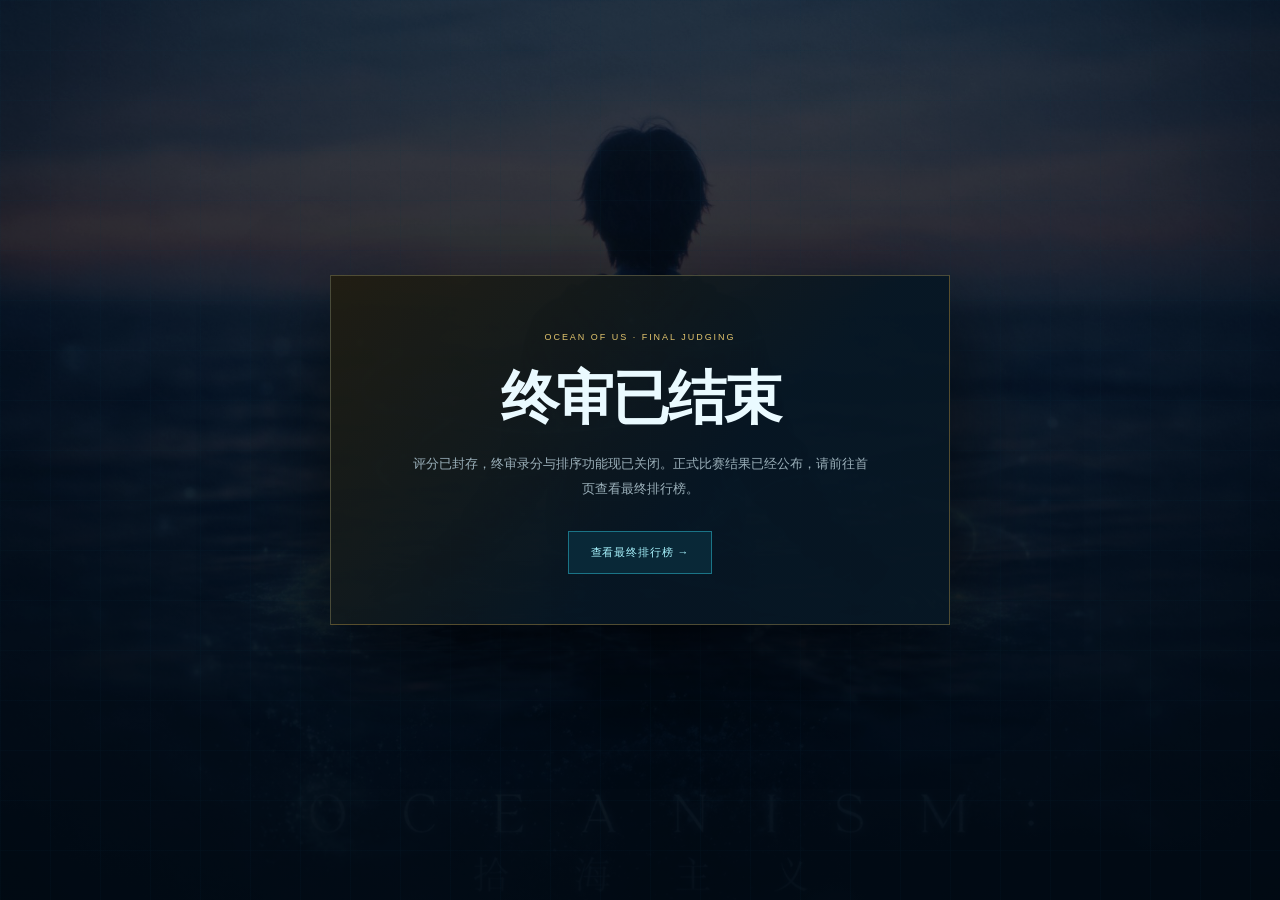
<file: final-score.html>
<!doctype html>
<html lang="zh-CN">
<head>
  <meta charset="utf-8">
  <meta name="viewport" content="width=device-width,initial-scale=1">
  <meta name="theme-color" content="#020a12">
  <meta name="robots" content="noindex">
  <title>终审通道已关闭｜Ocean Rank</title>
  <style>
    *{box-sizing:border-box}
    body{margin:0;min-height:100vh;display:grid;place-items:center;padding:24px;background:#020a12;color:#eafaff;font-family:Arial,"Microsoft YaHei",sans-serif}
    body:before{content:"";position:fixed;inset:0;background:linear-gradient(180deg,#020a1288,#020a12ed),url("album-cover-v5.jpg") center/cover no-repeat;opacity:.55}
    body:after{content:"";position:fixed;inset:0;background:linear-gradient(#06314a18 1px,transparent 1px),linear-gradient(90deg,#06314a18 1px,transparent 1px);background-size:50px 50px}
    main{position:relative;z-index:1;width:min(620px,100%);padding:50px 36px;border:1px solid #d9bb6850;background:linear-gradient(135deg,#211d10e8,#071724ee 60%);box-shadow:0 30px 90px #0009;text-align:center}
    small{font-size:9px;letter-spacing:.22em;color:#e1c46d}
    h1{margin:16px 0 14px;font-size:clamp(34px,8vw,58px);letter-spacing:-.04em}
    p{max-width:460px;margin:0 auto;color:#9bb0ba;font-size:13px;line-height:1.9}
    a{display:inline-block;margin-top:30px;padding:13px 22px;border:1px solid #36e6ff66;background:#092837;color:#a9f5ff;text-decoration:none;font-size:11px;letter-spacing:.08em}
    a:hover{border-color:#36e6ff;background:#0c374b}
  </style>
</head>
<body>
  <main>
    <small>OCEAN OF US · FINAL JUDGING</small>
    <h1>终审已结束</h1>
    <p>评分已封存，终审录分与排序功能现已关闭。正式比赛结果已经公布，请前往首页查看最终排行榜。</p>
    <a href="./">查看最终排行榜 →</a>
  </main>
</body>
</html>
</file>
<file: theme-v5.css>
.hero{position:relative;min-height:720px;display:flex;flex-direction:column;align-items:center;justify-content:center;overflow:hidden;padding-top:90px!important;padding-bottom:100px!important}.hero:before{content:"";position:absolute;inset:-18px;background:url("album-cover-v5.jpg") center 44%/cover no-repeat;filter:saturate(.92) contrast(1.06) brightness(.62) blur(2px);transform:scale(1.035);z-index:0}.hero:after{content:"";position:absolute;inset:0;background:linear-gradient(180deg,rgba(2,10,18,.28) 0%,rgba(2,10,18,.14) 38%,rgba(2,10,18,.5) 68%,#020a12 100%),radial-gradient(circle at 50% 45%,transparent 10%,rgba(1,8,16,.38) 84%);z-index:1}.hero>*{position:relative;z-index:2}.hero h1{text-shadow:0 8px 35px rgba(0,5,14,.9)}.hero h1 span{-webkit-text-stroke:1px rgba(152,231,255,.9);text-shadow:0 0 30px rgba(71,203,255,.35)}.hero p{color:#c1d8e4;text-shadow:0 2px 14px #00101d}.query{margin-top:-38px;position:relative;z-index:3;backdrop-filter:blur(16px);background:rgba(5,20,32,.82)}@media(max-width:650px){.hero{min-height:610px;padding:68px 18px 92px!important}.hero:before{background-position:center 38%;filter:saturate(.9) contrast(1.05) brightness(.55) blur(1px)}.hero:after{background:linear-gradient(180deg,rgba(2,10,18,.2),rgba(2,10,18,.18) 42%,rgba(2,10,18,.62) 72%,#020a12 100%)}.hero h1{font-size:43px!important}.query{margin-top:-30px!important}}@media(max-width:380px){.hero{min-height:570px}.hero h1{font-size:38px!important}}
</file>
